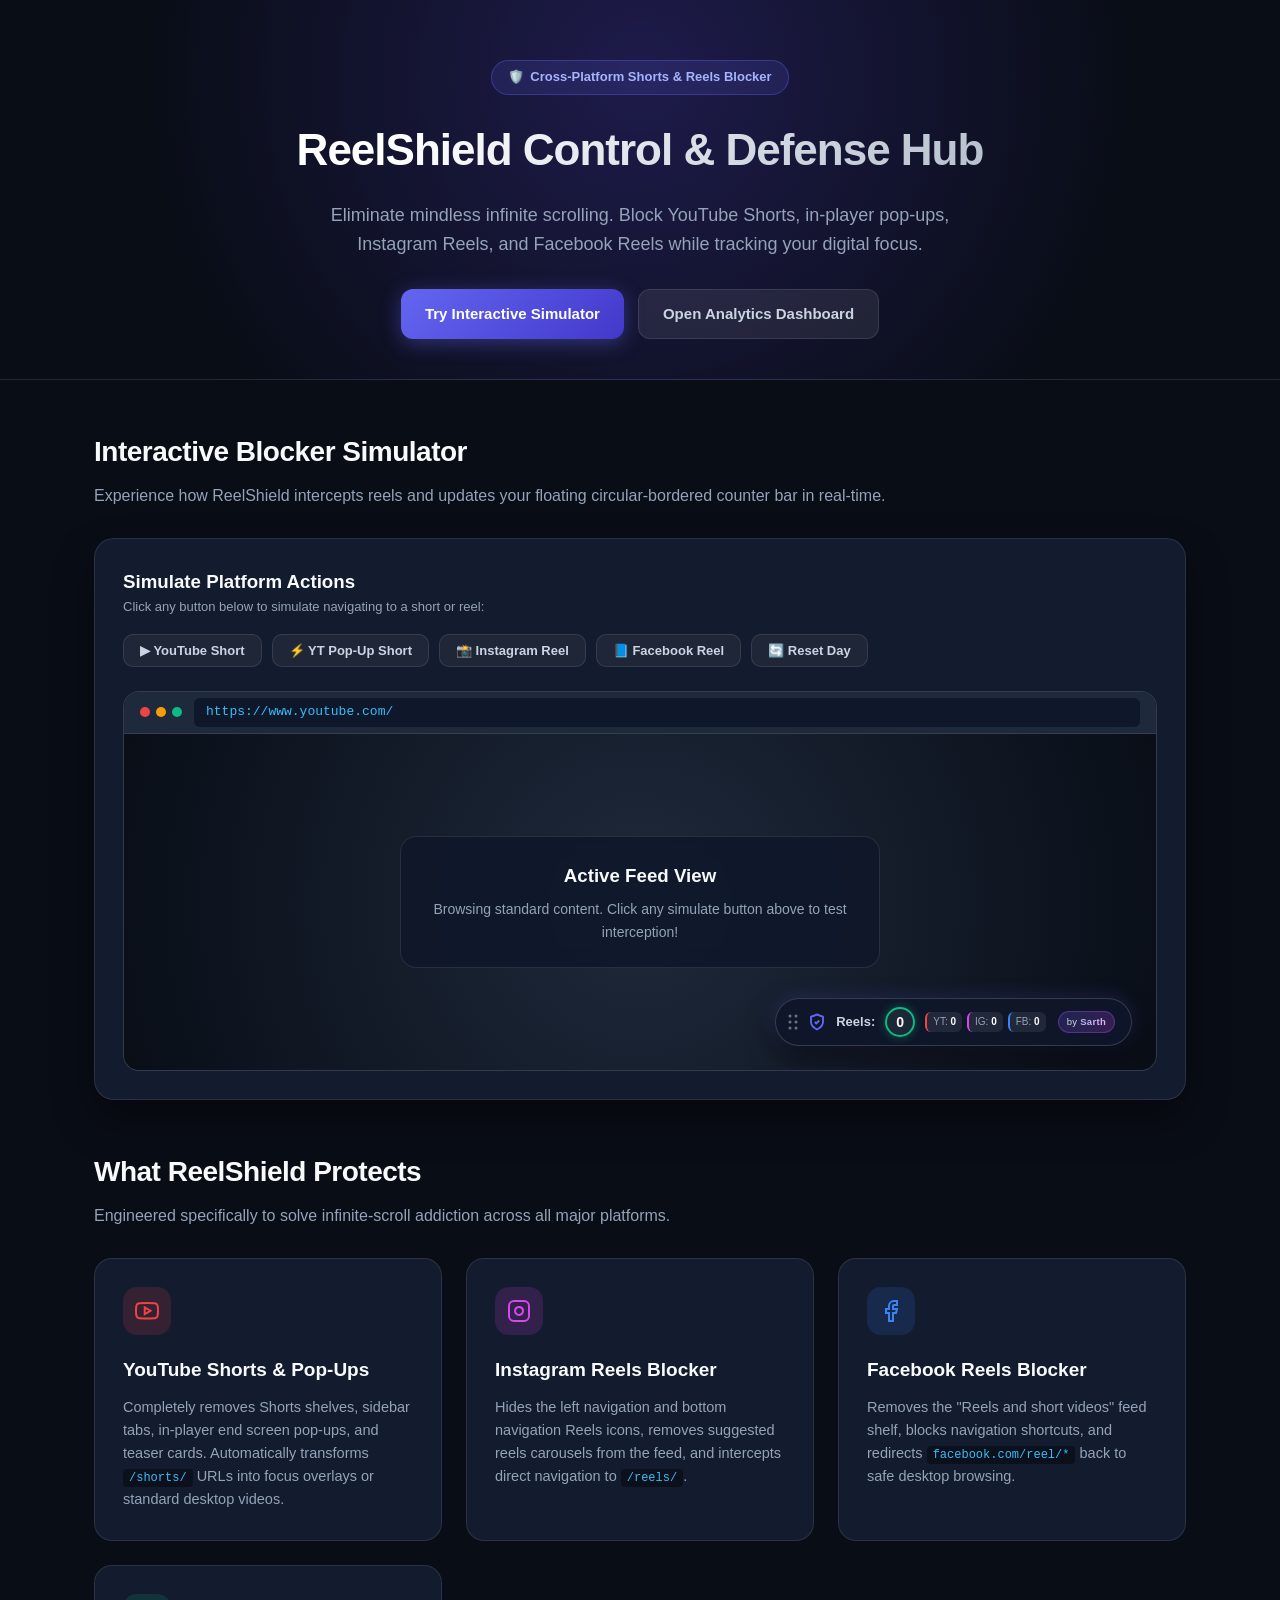
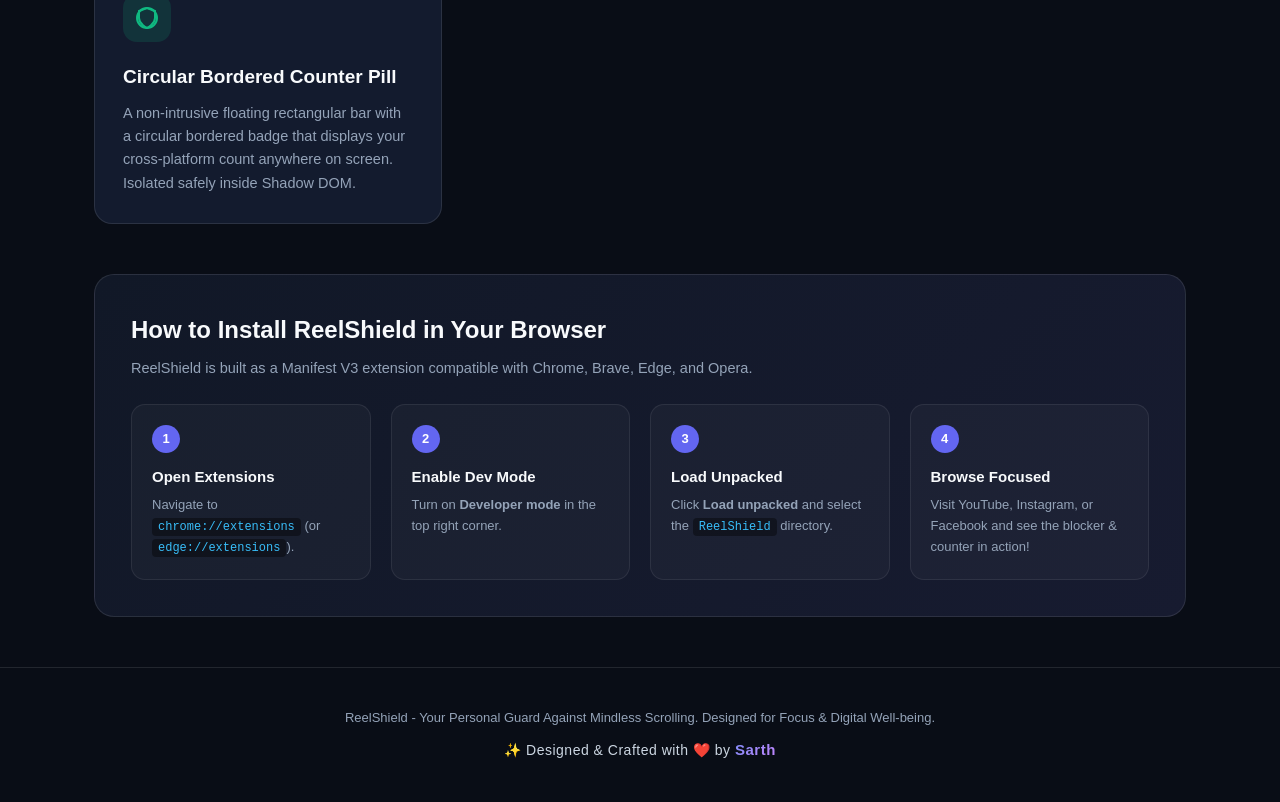
<file: ReelShield-Universal/1-Windows/index.html>
<!DOCTYPE html>
<html lang="en">
<head>
  <meta charset="UTF-8">
  <meta name="viewport" content="width=device-width, initial-scale=1.0">
  <title>ReelShield - Ultimate Reels & Shorts Blocker</title>
  <style>
    :root {
      --bg-dark: #090d16;
      --bg-card: #131b2e;
      --border-color: rgba(255, 255, 255, 0.1);
      --accent-primary: #6366f1;
      --accent-glow: rgba(99, 102, 241, 0.4);
      --text-main: #f8fafc;
      --text-muted: #94a3b8;
      --color-green: #10b981;
      --color-cyan: #38bdf8;
      --color-amber: #f59e0b;
      --color-red: #ef4444;
      --color-ig: #d946ef;
      --color-fb: #3b82f6;
    }

    * {
      box-sizing: border-box;
      margin: 0;
      padding: 0;
    }

    body {
      font-family: -apple-system, BlinkMacSystemFont, "Segoe UI", Roboto, "Helvetica Neue", Arial, sans-serif;
      background: var(--bg-dark);
      color: var(--text-main);
      line-height: 1.6;
      overflow-x: hidden;
    }

    /* Hero Section */
    .hero {
      position: relative;
      padding: 60px 24px 40px;
      text-align: center;
      background: radial-gradient(circle at 50% 20%, #1e1b4b 0%, var(--bg-dark) 70%);
      border-bottom: 1px solid var(--border-color);
    }

    .badge-pill {
      display: inline-flex;
      align-items: center;
      gap: 6px;
      padding: 6px 16px;
      border-radius: 9999px;
      background: rgba(99, 102, 241, 0.15);
      border: 1px solid rgba(99, 102, 241, 0.35);
      font-size: 13px;
      font-weight: 600;
      color: #a5b4fc;
      margin-bottom: 20px;
    }

    .hero h1 {
      font-size: 44px;
      font-weight: 900;
      letter-spacing: -1px;
      margin-bottom: 16px;
      background: linear-gradient(135deg, #ffffff 30%, #94a3b8 100%);
      -webkit-background-clip: text;
      -webkit-text-fill-color: transparent;
    }

    .hero p {
      font-size: 18px;
      color: var(--text-muted);
      max-width: 680px;
      margin: 0 auto 30px;
    }

    .hero-actions {
      display: flex;
      justify-content: center;
      gap: 14px;
      flex-wrap: wrap;
    }

    .btn {
      display: inline-flex;
      align-items: center;
      gap: 8px;
      padding: 12px 24px;
      border-radius: 12px;
      font-size: 15px;
      font-weight: 700;
      cursor: pointer;
      border: none;
      transition: all 0.2s cubic-bezier(0.16, 1, 0.3, 1);
      text-decoration: none;
    }

    .btn-primary {
      background: linear-gradient(135deg, var(--accent-primary) 0%, #4338ca 100%);
      color: white;
      box-shadow: 0 4px 20px var(--accent-glow);
    }
    .btn-primary:hover {
      transform: translateY(-2px);
      box-shadow: 0 8px 30px var(--accent-glow);
    }

    .btn-secondary {
      background: rgba(255, 255, 255, 0.08);
      color: #cbd5e1;
      border: 1px solid var(--border-color);
    }
    .btn-secondary:hover {
      background: rgba(255, 255, 255, 0.14);
      color: white;
    }

    /* Container */
    .container {
      max-width: 1140px;
      margin: 0 auto;
      padding: 50px 24px;
    }

    .section-title {
      font-size: 28px;
      font-weight: 800;
      letter-spacing: -0.5px;
      margin-bottom: 8px;
    }

    .section-sub {
      color: var(--text-muted);
      font-size: 16px;
      margin-bottom: 30px;
    }

    /* Interactive Simulator */
    .simulator-container {
      background: var(--bg-card);
      border: 1px solid var(--border-color);
      border-radius: 20px;
      padding: 28px;
      margin-bottom: 50px;
      box-shadow: 0 20px 40px rgba(0, 0, 0, 0.4);
    }

    .sim-header {
      display: flex;
      justify-content: space-between;
      align-items: center;
      margin-bottom: 24px;
      flex-wrap: wrap;
      gap: 16px;
    }

    .sim-controls {
      display: flex;
      gap: 10px;
      flex-wrap: wrap;
    }

    .sim-btn {
      padding: 8px 16px;
      border-radius: 10px;
      font-size: 13px;
      font-weight: 600;
      cursor: pointer;
      border: 1px solid var(--border-color);
      background: rgba(255, 255, 255, 0.05);
      color: #cbd5e1;
      transition: all 0.2s;
    }
    .sim-btn:hover {
      background: rgba(255, 255, 255, 0.12);
      color: white;
      transform: translateY(-1px);
    }

    .sim-btn.yt:hover { border-color: var(--color-red); color: #fca5a5; }
    .sim-btn.ig:hover { border-color: var(--color-ig); color: #f0abfc; }
    .sim-btn.fb:hover { border-color: var(--color-fb); color: #93c5fd; }

    /* Mock Browser Viewport */
    .mock-viewport {
      position: relative;
      height: 380px;
      background: #0f172a;
      border: 1px solid rgba(255, 255, 255, 0.15);
      border-radius: 16px;
      overflow: hidden;
      display: flex;
      flex-direction: column;
    }

    .mock-address-bar {
      height: 42px;
      background: #1e293b;
      display: flex;
      align-items: center;
      padding: 0 16px;
      gap: 12px;
      border-bottom: 1px solid rgba(255, 255, 255, 0.1);
      font-size: 13px;
      color: var(--text-muted);
    }

    .mock-dots {
      display: flex;
      gap: 6px;
    }
    .mock-dot { width: 10px; height: 10px; border-radius: 50%; }
    .mock-dot.r { background: #ef4444; }
    .mock-dot.y { background: #f59e0b; }
    .mock-dot.g { background: #10b981; }

    .mock-url-box {
      flex: 1;
      background: #0f172a;
      border-radius: 6px;
      padding: 4px 12px;
      font-family: monospace;
      color: #38bdf8;
    }

    .mock-stage {
      flex: 1;
      position: relative;
      padding: 30px;
      display: flex;
      flex-direction: column;
      align-items: center;
      justify-content: center;
      text-align: center;
      background: radial-gradient(circle at center, #1e293b 0%, #090e17 100%);
    }

    .mock-status-card {
      background: rgba(15, 23, 42, 0.85);
      border: 1px solid rgba(255, 255, 255, 0.1);
      border-radius: 16px;
      padding: 24px 32px;
      max-width: 480px;
      backdrop-filter: blur(10px);
    }

    /* THE SIGNATURE FLOATING RECTANGULAR BAR WITH CIRCULAR BORDERED NUMBER */
    .sim-floating-bar {
      position: absolute;
      bottom: 24px;
      right: 24px;
      display: flex;
      align-items: center;
      gap: 10px;
      padding: 8px 16px 8px 12px;
      background: rgba(15, 23, 42, 0.95);
      backdrop-filter: blur(12px);
      border: 1.5px solid rgba(255, 255, 255, 0.16);
      border-radius: 9999px;
      box-shadow: 0 12px 28px rgba(0, 0, 0, 0.6), 0 0 20px rgba(99, 102, 241, 0.25);
      cursor: grab;
      user-select: none;
      transition: all 0.25s ease;
      z-index: 100;
    }

    .sim-floating-bar:hover {
      border-color: rgba(99, 102, 241, 0.6);
      transform: translateY(-2px);
    }

    .sim-bar-drag {
      color: #64748b;
      display: flex;
      align-items: center;
    }

    .sim-bar-brand {
      color: var(--accent-primary);
      display: flex;
      align-items: center;
    }

    .sim-bar-label {
      font-size: 13px;
      font-weight: 700;
      color: #cbd5e1;
    }

    /* Small number with circular border (User specific requirement) */
    .sim-circular-number-badge {
      width: 30px;
      height: 30px;
      min-width: 30px;
      border-radius: 50%;
      border: 2px solid #10b981;
      background: rgba(30, 41, 59, 0.9);
      display: flex;
      align-items: center;
      justify-content: center;
      font-size: 14px;
      font-weight: 800;
      color: #ffffff;
      box-shadow: 0 0 10px rgba(16, 185, 129, 0.4);
      transition: all 0.3s cubic-bezier(0.34, 1.56, 0.64, 1);
    }

    .sim-circular-number-badge.pulse {
      transform: scale(1.28);
    }

    .sim-bar-tags {
      display: flex;
      gap: 5px;
    }

    .sim-tag {
      font-size: 10px;
      padding: 2px 6px;
      border-radius: 6px;
      background: rgba(255, 255, 255, 0.08);
      color: #94a3b8;
    }
    .sim-tag b { color: white; }
    .sim-tag.yt { border-left: 2px solid var(--color-red); }
    .sim-tag.ig { border-left: 2px solid var(--color-ig); }
    .sim-tag.fb { border-left: 2px solid var(--color-fb); }

    /* Attractive Made by Sarth badge inside floating bar */
    .sim-author-pill {
      font-size: 9.5px;
      padding: 2px 8px;
      border-radius: 9999px;
      background: linear-gradient(135deg, rgba(99, 102, 241, 0.2) 0%, rgba(217, 70, 239, 0.2) 100%);
      border: 1px solid rgba(168, 85, 247, 0.35);
      color: #cbd5e1;
      margin-left: 2px;
      letter-spacing: 0.3px;
    }
    .sim-author-pill b {
      background: linear-gradient(135deg, #a5b4fc 0%, #f0abfc 100%);
      -webkit-background-clip: text;
      -webkit-text-fill-color: transparent;
      font-weight: 800;
    }

    /* Features Grid */
    .features-grid {
      display: grid;
      grid-template-columns: repeat(auto-fit, minmax(320px, 1fr));
      gap: 24px;
      margin-bottom: 50px;
    }

    .feature-card {
      background: var(--bg-card);
      border: 1px solid var(--border-color);
      border-radius: 18px;
      padding: 28px;
      transition: all 0.25s;
    }
    .feature-card:hover {
      border-color: rgba(99, 102, 241, 0.4);
      transform: translateY(-3px);
    }

    .feature-icon {
      width: 48px;
      height: 48px;
      border-radius: 14px;
      display: flex;
      align-items: center;
      justify-content: center;
      margin-bottom: 20px;
    }

    .feature-card h3 {
      font-size: 19px;
      font-weight: 700;
      margin-bottom: 10px;
    }

    .feature-card p {
      color: var(--text-muted);
      font-size: 14.5px;
      line-height: 1.6;
    }

    /* Installation Steps */
    .install-box {
      background: linear-gradient(135deg, #111827 0%, #171b30 100%);
      border: 1px solid var(--border-color);
      border-radius: 20px;
      padding: 36px;
    }

    .steps-row {
      display: grid;
      grid-template-columns: repeat(auto-fit, minmax(220px, 1fr));
      gap: 20px;
      margin-top: 24px;
    }

    .step-item {
      background: rgba(255, 255, 255, 0.03);
      border: 1px solid rgba(255, 255, 255, 0.08);
      border-radius: 14px;
      padding: 20px;
    }

    .step-badge {
      width: 28px;
      height: 28px;
      border-radius: 50%;
      background: var(--accent-primary);
      color: white;
      display: flex;
      align-items: center;
      justify-content: center;
      font-size: 13px;
      font-weight: 800;
      margin-bottom: 12px;
    }

    .step-item h4 {
      font-size: 15px;
      font-weight: 700;
      margin-bottom: 6px;
    }

    .step-item p {
      font-size: 13px;
      color: var(--text-muted);
    }

    code {
      background: rgba(0, 0, 0, 0.4);
      color: #38bdf8;
      padding: 2px 6px;
      border-radius: 4px;
      font-size: 12px;
    }

    /* Attractive Bottom Footer */
    footer {
      text-align: center;
      padding: 40px 24px;
      border-top: 1px solid var(--border-color);
      color: var(--text-muted);
      font-size: 13px;
    }

    .footer-credit {
      margin-top: 10px;
      font-size: 14px;
      color: #cbd5e1;
      letter-spacing: 0.5px;
    }

    .footer-credit b {
      background: linear-gradient(135deg, #818cf8 0%, #c084fc 100%);
      -webkit-background-clip: text;
      -webkit-text-fill-color: transparent;
      font-weight: 800;
      font-size: 15px;
    }
  </style>
</head>
<body>

  <!-- Hero -->
  <section class="hero">
    <div class="badge-pill">
      <span>🛡️</span> Cross-Platform Shorts & Reels Blocker
    </div>
    <h1>ReelShield Control & Defense Hub</h1>
    <p>Eliminate mindless infinite scrolling. Block YouTube Shorts, in-player pop-ups, Instagram Reels, and Facebook Reels while tracking your digital focus.</p>
    
    <div class="hero-actions">
      <a href="#simulator" class="btn btn-primary">Try Interactive Simulator</a>
      <a href="dashboard/dashboard.html" class="btn btn-secondary">Open Analytics Dashboard</a>
    </div>
  </section>

  <!-- Main Content -->
  <main class="container">

    <!-- Interactive Simulator Section -->
    <section id="simulator">
      <h2 class="section-title">Interactive Blocker Simulator</h2>
      <p class="section-sub">Experience how ReelShield intercepts reels and updates your floating circular-bordered counter bar in real-time.</p>

      <div class="simulator-container">
        <div class="sim-header">
          <div>
            <h3>Simulate Platform Actions</h3>
            <p style="font-size: 13px; color: var(--text-muted);">Click any button below to simulate navigating to a short or reel:</p>
          </div>
          <div class="sim-controls">
            <button class="sim-btn yt" id="btn-sim-yt">▶ YouTube Short</button>
            <button class="sim-btn yt" id="btn-sim-popup">⚡ YT Pop-Up Short</button>
            <button class="sim-btn ig" id="btn-sim-ig">📸 Instagram Reel</button>
            <button class="sim-btn fb" id="btn-sim-fb">📘 Facebook Reel</button>
            <button class="sim-btn" id="btn-sim-reset">🔄 Reset Day</button>
          </div>
        </div>

        <!-- Mock Viewport -->
        <div class="mock-viewport" id="mock-viewport">
          <div class="mock-address-bar">
            <div class="mock-dots">
              <span class="mock-dot r"></span>
              <span class="mock-dot y"></span>
              <span class="mock-dot g"></span>
            </div>
            <div class="mock-url-box" id="mock-url">https://www.youtube.com/</div>
          </div>

          <div class="mock-stage" id="mock-stage">
            <div class="mock-status-card" id="mock-card">
              <h3 id="mock-title">Active Feed View</h3>
              <p id="mock-desc" style="color: var(--text-muted); font-size: 14px; margin-top: 8px;">
                Browsing standard content. Click any simulate button above to test interception!
              </p>
            </div>

            <!-- Injected Floating Bar Component -->
            <div class="sim-floating-bar" id="sim-bar">
              <div class="sim-bar-drag" title="Draggable">
                <svg width="10" height="16" viewBox="0 0 10 16" fill="currentColor">
                  <circle cx="2" cy="2" r="1.5"/><circle cx="8" cy="2" r="1.5"/>
                  <circle cx="2" cy="8" r="1.5"/><circle cx="8" cy="8" r="1.5"/>
                  <circle cx="2" cy="14" r="1.5"/><circle cx="8" cy="14" r="1.5"/>
                </svg>
              </div>

              <div class="sim-bar-brand">
                <svg width="18" height="18" viewBox="0 0 24 24" fill="none" stroke="currentColor" stroke-width="2.5">
                  <path d="M12 22s8-4 8-10V5l-8-3-8 3v7c0 6 8 10 8 10z"/>
                  <path d="m9 12 2 2 4-4"/>
                </svg>
              </div>

              <span class="sim-bar-label">Reels:</span>

              <!-- Requested Circular Bordered Number -->
              <div class="sim-circular-number-badge" id="sim-circle-badge">0</div>

              <!-- Platform Breakdown Tags -->
              <div class="sim-bar-tags">
                <span class="sim-tag yt">YT: <b id="sim-yt-count">0</b></span>
                <span class="sim-tag ig">IG: <b id="sim-ig-count">0</b></span>
                <span class="sim-tag fb">FB: <b id="sim-fb-count">0</b></span>
              </div>

              <!-- Attractive "Made by Sarth" small badge -->
              <div class="sim-author-pill">
                <span>by <b>Sarth</b></span>
              </div>
            </div>
          </div>
        </div>
      </div>
    </section>

    <!-- Features Overview -->
    <section>
      <h2 class="section-title">What ReelShield Protects</h2>
      <p class="section-sub">Engineered specifically to solve infinite-scroll addiction across all major platforms.</p>

      <div class="features-grid">
        <div class="feature-card">
          <div class="feature-icon" style="background: rgba(239, 68, 68, 0.15); color: var(--color-red);">
            <svg width="24" height="24" viewBox="0 0 24 24" fill="none" stroke="currentColor" stroke-width="2"><path d="M22.54 6.42a2.78 2.78 0 0 0-1.94-2C18.88 4 12 4 12 4s-6.88 0-8.6.46a2.78 2.78 0 0 0-1.94 2A29 29 0 0 0 1 11.75a29 29 0 0 0 .46 5.33A2.78 2.78 0 0 0 3.4 19c1.72.46 8.6.46 8.6.46s6.88 0 8.6-.46a2.78 2.78 0 0 0 1.94-2 29 29 0 0 0 .46-5.25 29 29 0 0 0-.46-5.33z"/><polygon points="9.75 15.02 15.5 11.75 9.75 8.48 9.75 15.02"/></svg>
          </div>
          <h3>YouTube Shorts & Pop-Ups</h3>
          <p>Completely removes Shorts shelves, sidebar tabs, in-player end screen pop-ups, and teaser cards. Automatically transforms <code>/shorts/</code> URLs into focus overlays or standard desktop videos.</p>
        </div>

        <div class="feature-card">
          <div class="feature-icon" style="background: rgba(217, 70, 239, 0.15); color: var(--color-ig);">
            <svg width="24" height="24" viewBox="0 0 24 24" fill="none" stroke="currentColor" stroke-width="2"><rect x="2" y="2" width="20" height="20" rx="5" ry="5"/><path d="M16 11.37A4 4 0 1 1 12.63 8 4 4 0 0 1 16 11.37z"/><line x1="17.5" y1="6.5" x2="17.51" y2="6.5"/></svg>
          </div>
          <h3>Instagram Reels Blocker</h3>
          <p>Hides the left navigation and bottom navigation Reels icons, removes suggested reels carousels from the feed, and intercepts direct navigation to <code>/reels/</code>.</p>
        </div>

        <div class="feature-card">
          <div class="feature-icon" style="background: rgba(59, 130, 246, 0.15); color: var(--color-fb);">
            <svg width="24" height="24" viewBox="0 0 24 24" fill="none" stroke="currentColor" stroke-width="2"><path d="M18 2h-3a5 5 0 0 0-5 5v3H7v4h3v8h4v-8h3l1-4h-4V7a1 1 0 0 1 1-1h3z"/></svg>
          </div>
          <h3>Facebook Reels Blocker</h3>
          <p>Removes the "Reels and short videos" feed shelf, blocks navigation shortcuts, and redirects <code>facebook.com/reel/*</code> back to safe desktop browsing.</p>
        </div>

        <div class="feature-card">
          <div class="feature-icon" style="background: rgba(16, 185, 129, 0.15); color: var(--color-green);">
            <svg width="24" height="24" viewBox="0 0 24 24" fill="none" stroke="currentColor" stroke-width="2"><circle cx="12" cy="12" r="10"/><path d="M12 22s8-4 8-10V5l-8-3-8 3v7c0 6 8 10 8 10z"/></svg>
          </div>
          <h3>Circular Bordered Counter Pill</h3>
          <p>A non-intrusive floating rectangular bar with a circular bordered badge that displays your cross-platform count anywhere on screen. Isolated safely inside Shadow DOM.</p>
        </div>
      </div>
    </section>

    <!-- Installation Box -->
    <section class="install-box">
      <h2 style="font-size: 24px; font-weight: 800; margin-bottom: 8px;">How to Install ReelShield in Your Browser</h2>
      <p style="color: var(--text-muted); font-size: 14.5px;">ReelShield is built as a Manifest V3 extension compatible with Chrome, Brave, Edge, and Opera.</p>

      <div class="steps-row">
        <div class="step-item">
          <div class="step-badge">1</div>
          <h4>Open Extensions</h4>
          <p>Navigate to <code>chrome://extensions</code> (or <code>edge://extensions</code>).</p>
        </div>
        <div class="step-item">
          <div class="step-badge">2</div>
          <h4>Enable Dev Mode</h4>
          <p>Turn on <b>Developer mode</b> in the top right corner.</p>
        </div>
        <div class="step-item">
          <div class="step-badge">3</div>
          <h4>Load Unpacked</h4>
          <p>Click <b>Load unpacked</b> and select the <code>ReelShield</code> directory.</p>
        </div>
        <div class="step-item">
          <div class="step-badge">4</div>
          <h4>Browse Focused</h4>
          <p>Visit YouTube, Instagram, or Facebook and see the blocker & counter in action!</p>
        </div>
      </div>
    </section>

  </main>

  <footer>
    <p>ReelShield - Your Personal Guard Against Mindless Scrolling. Designed for Focus & Digital Well-being.</p>
    <div class="footer-credit">
      ✨ Designed & Crafted with ❤️ by <b>Sarth</b>
    </div>
  </footer>

  <script>
    // Simulator State with localStorage persistence
    let totalSeen = parseInt(localStorage.getItem('__reelshield_sim_total') || '0', 10);
    let ytCount = parseInt(localStorage.getItem('__reelshield_sim_yt') || '0', 10);
    let igCount = parseInt(localStorage.getItem('__reelshield_sim_ig') || '0', 10);
    let fbCount = parseInt(localStorage.getItem('__reelshield_sim_fb') || '0', 10);

    const badge = document.getElementById('sim-circle-badge');
    const ytBadge = document.getElementById('sim-yt-count');
    const igBadge = document.getElementById('sim-ig-count');
    const fbBadge = document.getElementById('sim-fb-count');

    const mockUrl = document.getElementById('mock-url');
    const mockTitle = document.getElementById('mock-title');
    const mockDesc = document.getElementById('mock-desc');

    // Initial render from storage
    renderUI();

    function renderUI() {
      if (badge) badge.textContent = totalSeen;
      if (ytBadge) ytBadge.textContent = ytCount;
      if (igBadge) igBadge.textContent = igCount;
      if (fbBadge) fbBadge.textContent = fbCount;

      if (badge) {
        if (totalSeen === 0) {
          badge.style.borderColor = '#10b981';
          badge.style.boxShadow = '0 0 10px rgba(16, 185, 129, 0.4)';
        } else if (totalSeen < 10) {
          badge.style.borderColor = '#6366f1';
          badge.style.boxShadow = '0 0 12px rgba(99, 102, 241, 0.45)';
        } else if (totalSeen < 25) {
          badge.style.borderColor = '#f59e0b';
          badge.style.boxShadow = '0 0 12px rgba(245, 158, 11, 0.5)';
        } else {
          badge.style.borderColor = '#ef4444';
          badge.style.boxShadow = '0 0 14px rgba(239, 68, 68, 0.65)';
        }
      }
    }

    function saveState() {
      localStorage.setItem('__reelshield_sim_total', totalSeen);
      localStorage.setItem('__reelshield_sim_yt', ytCount);
      localStorage.setItem('__reelshield_sim_ig', igCount);
      localStorage.setItem('__reelshield_sim_fb', fbCount);
      localStorage.setItem('__reelshield_stats__', JSON.stringify({
        todayTotal: totalSeen,
        todayYT: ytCount,
        todayIG: igCount,
        todayFB: fbCount,
        blockedTotal: totalSeen
      }));
    }

    function updateSimUI(platform, url, message) {
      totalSeen++;
      saveState();
      renderUI();

      if (mockUrl) mockUrl.textContent = url;
      if (mockTitle) mockTitle.textContent = `🛡️ ${platform} Blocked!`;
      if (mockDesc) mockDesc.textContent = message;

      if (badge) {
        badge.classList.remove('pulse');
        void badge.offsetWidth;
        badge.classList.add('pulse');
      }
    }

    document.getElementById('btn-sim-yt')?.addEventListener('click', () => {
      ytCount++;
      updateSimUI('YouTube Shorts', 'https://www.youtube.com/shorts/dQw4w9WgXcQ', 'Intercepted /shorts/ URL navigation. Shelves removed and focus blocker active.');
    });

    document.getElementById('btn-sim-popup')?.addEventListener('click', () => {
      ytCount++;
      updateSimUI('YouTube Pop-Up Short', 'https://www.youtube.com/watch?v=regular_video', 'Detected in-player pop-up short & end-screen recommendation card. Blocked cleanly.');
    });

    document.getElementById('btn-sim-ig')?.addEventListener('click', () => {
      igCount++;
      updateSimUI('Instagram Reel', 'https://www.instagram.com/reels/videos/', 'Blocked Instagram Reels feed & navigation tabs. Preserved mindful feed browsing.');
    });

    document.getElementById('btn-sim-fb')?.addEventListener('click', () => {
      fbCount++;
      updateSimUI('Facebook Reel', 'https://www.facebook.com/reel/123456789', 'Intercepted Facebook Reels video tray and shortcut.');
    });

    document.getElementById('btn-sim-reset')?.addEventListener('click', () => {
      totalSeen = 0; ytCount = 0; igCount = 0; fbCount = 0;
      saveState();
      renderUI();
      if (mockUrl) mockUrl.textContent = 'https://www.youtube.com/';
      if (mockTitle) mockTitle.textContent = 'Counter Reset';
      if (mockDesc) mockDesc.textContent = 'Daily counter reset to 0. Ready to protect your focus!';
    });

    // Make floating bar draggable in viewport
    const bar = document.getElementById('sim-bar');
    const stage = document.getElementById('mock-stage');
    let isDragging = false;
    let startX, startY;

    if (bar && stage) {
      bar.addEventListener('mousedown', (e) => {
        isDragging = true;
        startX = e.clientX - bar.getBoundingClientRect().left;
        startY = e.clientY - bar.getBoundingClientRect().top;
        document.addEventListener('mousemove', onDrag);
        document.addEventListener('mouseup', onStopDrag);
        e.preventDefault();
      });

      function onDrag(e) {
        if (!isDragging) return;
        const rect = stage.getBoundingClientRect();
        let left = e.clientX - rect.left - startX;
        let top = e.clientY - rect.top - startY;

        left = Math.max(10, Math.min(rect.width - bar.offsetWidth - 10, left));
        top = Math.max(10, Math.min(rect.height - bar.offsetHeight - 10, top));

        bar.style.left = `${left}px`;
        bar.style.top = `${top}px`;
        bar.style.right = 'auto';
        bar.style.bottom = 'auto';
      }

      function onStopDrag() {
        isDragging = false;
        document.removeEventListener('mousemove', onDrag);
        document.removeEventListener('mouseup', onStopDrag);
      }
    }
  </script>
</body>
</html>
</file>
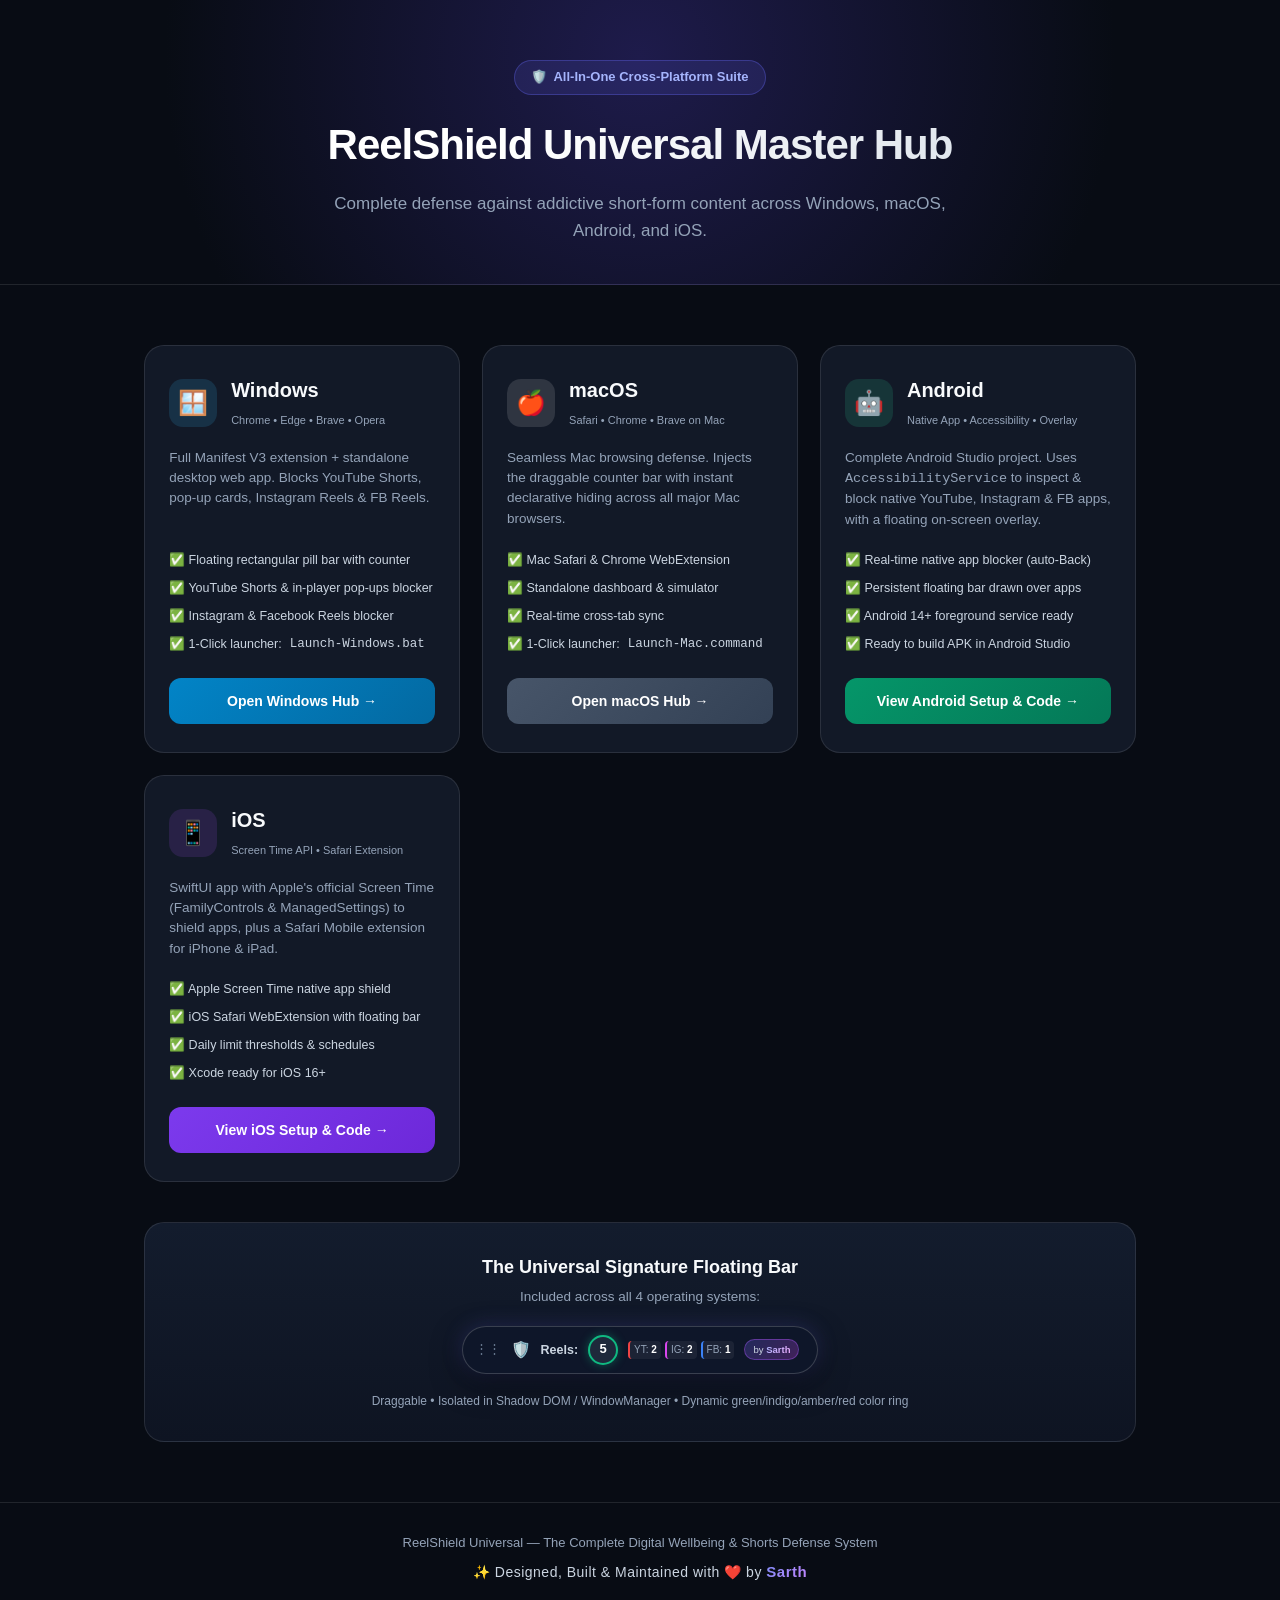
<file: ReelShield-Universal/HUB.html>
<!DOCTYPE html>
<html lang="en">
<head>
  <meta charset="UTF-8">
  <meta name="viewport" content="width=device-width, initial-scale=1.0">
  <title>ReelShield Universal - All OS Hub (by Sarth)</title>
  <style>
    :root {
      --bg-dark: #080c14;
      --bg-card: #121927;
      --border-color: rgba(255, 255, 255, 0.1);
      --accent-primary: #6366f1;
      --accent-secondary: #8b5cf6;
      --text-main: #f8fafc;
      --text-muted: #94a3b8;
      --color-green: #10b981;
      --color-cyan: #38bdf8;
      --color-amber: #f59e0b;
      --color-red: #ef4444;
      --color-purple: #c084fc;
    }

    * { box-sizing: border-box; margin: 0; padding: 0; }

    body {
      font-family: -apple-system, BlinkMacSystemFont, "Segoe UI", Roboto, "Helvetica Neue", Arial, sans-serif;
      background: var(--bg-dark);
      color: var(--text-main);
      line-height: 1.6;
      min-height: 100vh;
      display: flex;
      flex-direction: column;
    }

    /* Hero */
    .hub-hero {
      text-align: center;
      padding: 60px 20px 40px;
      background: radial-gradient(circle at 50% 20%, #1e1b4b 0%, var(--bg-dark) 70%);
      border-bottom: 1px solid var(--border-color);
    }

    .brand-badge {
      display: inline-flex;
      align-items: center;
      gap: 6px;
      padding: 6px 16px;
      border-radius: 9999px;
      background: rgba(99, 102, 241, 0.15);
      border: 1px solid rgba(99, 102, 241, 0.35);
      font-size: 13px;
      font-weight: 600;
      color: #a5b4fc;
      margin-bottom: 16px;
    }

    .hub-hero h1 {
      font-size: 42px;
      font-weight: 900;
      letter-spacing: -1px;
      background: linear-gradient(135deg, #ffffff 40%, #cbd5e1 100%);
      -webkit-background-clip: text;
      -webkit-text-fill-color: transparent;
      margin-bottom: 12px;
    }

    .hub-hero p {
      font-size: 17px;
      color: var(--text-muted);
      max-width: 640px;
      margin: 0 auto;
    }

    /* Container */
    .container {
      max-width: 1180px;
      margin: 0 auto;
      padding: 40px 20px 60px;
      flex: 1;
    }

    /* OS Grid */
    .os-grid {
      display: grid;
      grid-template-columns: repeat(auto-fit, minmax(260px, 1fr));
      gap: 22px;
      margin-top: 20px;
    }

    .os-card {
      background: var(--bg-card);
      border: 1px solid var(--border-color);
      border-radius: 20px;
      padding: 28px 24px;
      display: flex;
      flex-direction: column;
      transition: all 0.25s ease;
      position: relative;
      overflow: hidden;
    }

    .os-card:hover {
      transform: translateY(-4px);
      box-shadow: 0 15px 35px rgba(0, 0, 0, 0.5), 0 0 25px rgba(99, 102, 241, 0.2);
    }

    .os-card.win:hover { border-color: #38bdf8; }
    .os-card.mac:hover { border-color: #cbd5e1; }
    .os-card.and:hover { border-color: #34d399; }
    .os-card.ios:hover { border-color: #a855f7; }

    .os-header {
      display: flex;
      align-items: center;
      gap: 14px;
      margin-bottom: 16px;
    }

    .os-icon {
      width: 48px;
      height: 48px;
      border-radius: 14px;
      display: flex;
      align-items: center;
      justify-content: center;
      font-size: 24px;
      font-weight: 800;
    }

    .win-icon { background: rgba(56, 189, 248, 0.15); color: #38bdf8; }
    .mac-icon { background: rgba(255, 255, 255, 0.12); color: #ffffff; }
    .and-icon { background: rgba(52, 211, 153, 0.15); color: #34d399; }
    .ios-icon { background: rgba(168, 85, 247, 0.15); color: #c084fc; }

    .os-title {
      font-size: 20px;
      font-weight: 800;
    }

    .os-tag {
      font-size: 11px;
      color: var(--text-muted);
    }

    .os-desc {
      font-size: 13.5px;
      color: var(--text-muted);
      margin-bottom: 20px;
      flex: 1;
      line-height: 1.5;
    }

    .os-features {
      list-style: none;
      display: flex;
      flex-direction: column;
      gap: 8px;
      font-size: 12.5px;
      color: #cbd5e1;
      margin-bottom: 24px;
    }

    .os-features li {
      display: flex;
      align-items: center;
      gap: 8px;
    }

    .btn-action {
      display: flex;
      align-items: center;
      justify-content: center;
      gap: 8px;
      padding: 12px 16px;
      border-radius: 12px;
      font-size: 14px;
      font-weight: 700;
      text-decoration: none;
      transition: all 0.2s;
      border: none;
      cursor: pointer;
    }

    .btn-win { background: linear-gradient(135deg, #0284c7 0%, #0369a1 100%); color: white; }
    .btn-mac { background: linear-gradient(135deg, #475569 0%, #334155 100%); color: white; }
    .btn-and { background: linear-gradient(135deg, #059669 0%, #047857 100%); color: white; }
    .btn-ios { background: linear-gradient(135deg, #7c3aed 0%, #6d28d9 100%); color: white; }

    .btn-action:hover {
      filter: brightness(1.15);
      transform: translateY(-2px);
    }

    /* Floating Pill Preview Box */
    .pill-preview-box {
      margin-top: 40px;
      background: linear-gradient(180deg, #131c2d 0%, #0e1422 100%);
      border: 1px solid var(--border-color);
      border-radius: 20px;
      padding: 30px;
      text-align: center;
    }

    .pill-bar-mock {
      display: inline-flex;
      align-items: center;
      gap: 10px;
      padding: 8px 18px 8px 12px;
      background: rgba(15, 23, 42, 0.95);
      border: 1.5px solid rgba(255, 255, 255, 0.18);
      border-radius: 9999px;
      box-shadow: 0 10px 30px rgba(0, 0, 0, 0.5), 0 0 20px rgba(99, 102, 241, 0.25);
      margin: 18px 0;
    }

    .mock-badge {
      width: 30px;
      height: 30px;
      border-radius: 50%;
      border: 2px solid #10b981;
      background: #1e293b;
      display: flex;
      align-items: center;
      justify-content: center;
      font-weight: 800;
      color: white;
      font-size: 13px;
      box-shadow: 0 0 10px rgba(16, 185, 129, 0.4);
    }

    .author-pill {
      font-size: 9.5px;
      padding: 2px 8px;
      border-radius: 9999px;
      background: linear-gradient(135deg, rgba(99, 102, 241, 0.25) 0%, rgba(217, 70, 239, 0.25) 100%);
      border: 1px solid rgba(168, 85, 247, 0.4);
      color: #cbd5e1;
    }
    .author-pill b {
      background: linear-gradient(135deg, #a5b4fc 0%, #f0abfc 100%);
      -webkit-background-clip: text;
      -webkit-text-fill-color: transparent;
      font-weight: 800;
    }

    /* Footer */
    footer {
      text-align: center;
      padding: 30px 20px;
      border-top: 1px solid var(--border-color);
      color: var(--text-muted);
      font-size: 13px;
    }

    .footer-sarth {
      font-size: 14px;
      color: #cbd5e1;
      margin-top: 6px;
      letter-spacing: 0.5px;
    }

    .footer-sarth b {
      background: linear-gradient(135deg, #818cf8 0%, #c084fc 100%);
      -webkit-background-clip: text;
      -webkit-text-fill-color: transparent;
      font-weight: 800;
      font-size: 15px;
    }
  </style>
</head>
<body>

  <!-- Hero -->
  <header class="hub-hero">
    <div class="brand-badge">
      <span>🛡️</span> All-In-One Cross-Platform Suite
    </div>
    <h1>ReelShield Universal Master Hub</h1>
    <p>Complete defense against addictive short-form content across Windows, macOS, Android, and iOS.</p>
  </header>

  <!-- Container -->
  <main class="container">

    <!-- 4 OS Sections -->
    <div class="os-grid">

      <!-- Windows Section -->
      <div class="os-card win">
        <div class="os-header">
          <div class="os-icon win-icon">🪟</div>
          <div>
            <h2 class="os-title">Windows</h2>
            <span class="os-tag">Chrome • Edge • Brave • Opera</span>
          </div>
        </div>
        <p class="os-desc">Full Manifest V3 extension + standalone desktop web app. Blocks YouTube Shorts, pop-up cards, Instagram Reels & FB Reels.</p>
        <ul class="os-features">
          <li>✅ Floating rectangular pill bar with counter</li>
          <li>✅ YouTube Shorts & in-player pop-ups blocker</li>
          <li>✅ Instagram & Facebook Reels blocker</li>
          <li>✅ 1-Click launcher: <code>Launch-Windows.bat</code></li>
        </ul>
        <a href="1-Windows/index.html" class="btn-action btn-win">
          Open Windows Hub →
        </a>
      </div>

      <!-- macOS Section -->
      <div class="os-card mac">
        <div class="os-header">
          <div class="os-icon mac-icon">🍎</div>
          <div>
            <h2 class="os-title">macOS</h2>
            <span class="os-tag">Safari • Chrome • Brave on Mac</span>
          </div>
        </div>
        <p class="os-desc">Seamless Mac browsing defense. Injects the draggable counter bar with instant declarative hiding across all major Mac browsers.</p>
        <ul class="os-features">
          <li>✅ Mac Safari & Chrome WebExtension</li>
          <li>✅ Standalone dashboard & simulator</li>
          <li>✅ Real-time cross-tab sync</li>
          <li>✅ 1-Click launcher: <code>Launch-Mac.command</code></li>
        </ul>
        <a href="2-macOS/index.html" class="btn-action btn-mac">
          Open macOS Hub →
        </a>
      </div>

      <!-- Android Section -->
      <div class="os-card and">
        <div class="os-header">
          <div class="os-icon and-icon">🤖</div>
          <div>
            <h2 class="os-title">Android</h2>
            <span class="os-tag">Native App • Accessibility • Overlay</span>
          </div>
        </div>
        <p class="os-desc">Complete Android Studio project. Uses <code>AccessibilityService</code> to inspect & block native YouTube, Instagram & FB apps, with a floating on-screen overlay.</p>
        <ul class="os-features">
          <li>✅ Real-time native app blocker (auto-Back)</li>
          <li>✅ Persistent floating bar drawn over apps</li>
          <li>✅ Android 14+ foreground service ready</li>
          <li>✅ Ready to build APK in Android Studio</li>
        </ul>
        <a href="3-Android/README.md" class="btn-action btn-and">
          View Android Setup & Code →
        </a>
      </div>

      <!-- iOS Section -->
      <div class="os-card ios">
        <div class="os-header">
          <div class="os-icon ios-icon">📱</div>
          <div>
            <h2 class="os-title">iOS</h2>
            <span class="os-tag">Screen Time API • Safari Extension</span>
          </div>
        </div>
        <p class="os-desc">SwiftUI app with Apple's official Screen Time (FamilyControls & ManagedSettings) to shield apps, plus a Safari Mobile extension for iPhone & iPad.</p>
        <ul class="os-features">
          <li>✅ Apple Screen Time native app shield</li>
          <li>✅ iOS Safari WebExtension with floating bar</li>
          <li>✅ Daily limit thresholds & schedules</li>
          <li>✅ Xcode ready for iOS 16+</li>
        </ul>
        <a href="4-iOS/README.md" class="btn-action btn-ios">
          View iOS Setup & Code →
        </a>
      </div>

    </div>

    <!-- Live Floating Bar Showcase -->
    <div class="pill-preview-box">
      <h3 style="font-size: 18px; font-weight: 800;">The Universal Signature Floating Bar</h3>
      <p style="font-size: 13.5px; color: var(--text-muted); margin-top: 4px;">
        Included across all 4 operating systems:
      </p>

      <div class="pill-bar-mock">
        <span style="color: #64748b; font-size: 13px;">⋮⋮</span>
        <span style="color: #6366f1;">🛡️</span>
        <span style="font-size: 12.5px; font-weight: 700; color: #cbd5e1;">Reels:</span>
        <div class="mock-badge">5</div>
        <div style="display: flex; gap: 4px; font-size: 10px; color: #94a3b8;">
          <span style="border-left: 2px solid #ef4444; padding: 1px 4px; background: rgba(255,255,255,0.06); border-radius: 4px;">YT: <b style="color:white;">2</b></span>
          <span style="border-left: 2px solid #d946ef; padding: 1px 4px; background: rgba(255,255,255,0.06); border-radius: 4px;">IG: <b style="color:white;">2</b></span>
          <span style="border-left: 2px solid #3b82f6; padding: 1px 4px; background: rgba(255,255,255,0.06); border-radius: 4px;">FB: <b style="color:white;">1</b></span>
        </div>
        <div class="author-pill">
          <span>by <b>Sarth</b></span>
        </div>
      </div>

      <p style="font-size: 12px; color: var(--text-muted);">
        Draggable • Isolated in Shadow DOM / WindowManager • Dynamic green/indigo/amber/red color ring
      </p>
    </div>

  </main>

  <!-- Footer -->
  <footer>
    <p>ReelShield Universal — The Complete Digital Wellbeing & Shorts Defense System</p>
    <div class="footer-sarth">
      ✨ Designed, Built & Maintained with ❤️ by <b>Sarth</b>
    </div>
  </footer>

</body>
</html>
</file>
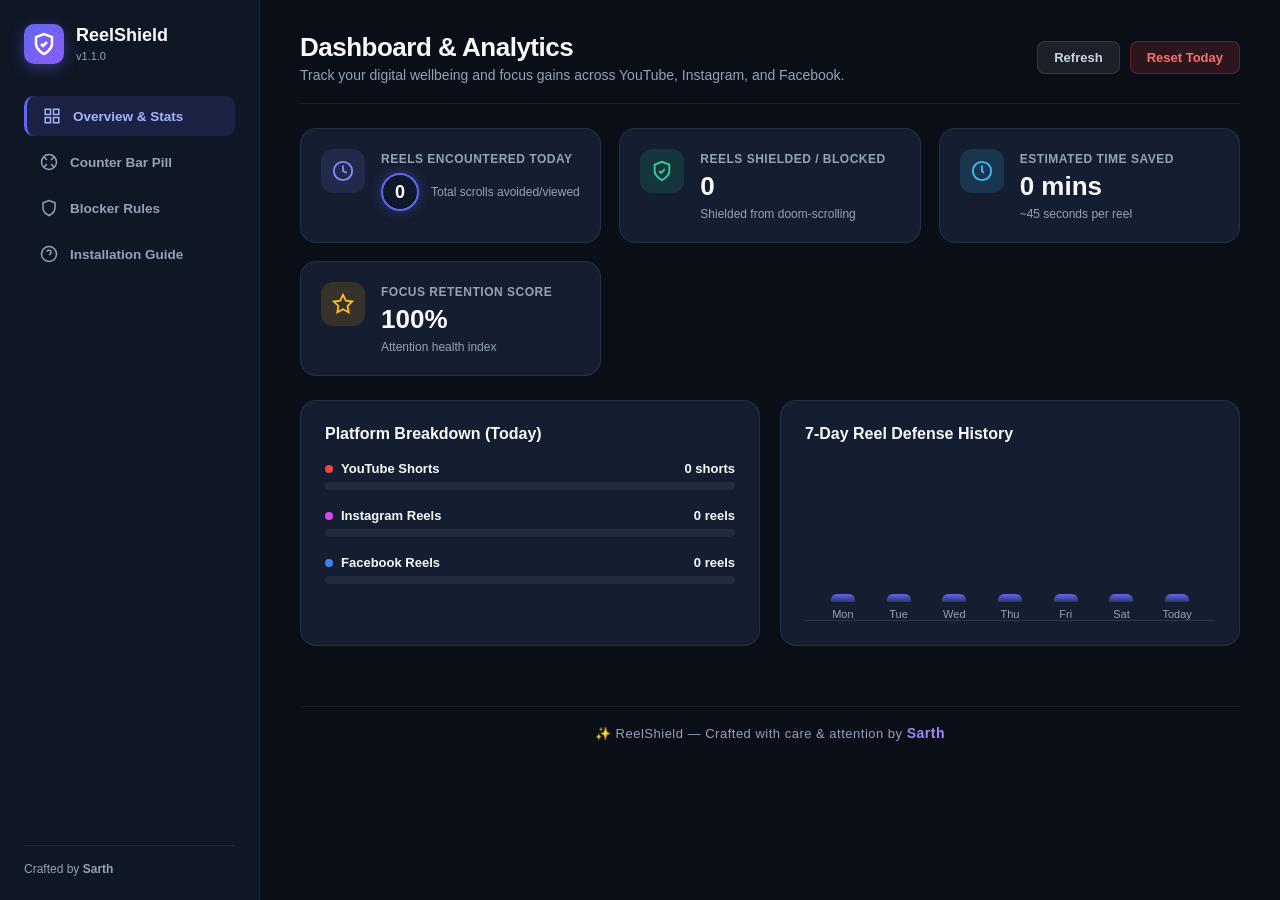
<file: ReelShield-Universal/1-Windows/dashboard/dashboard.html>
<!DOCTYPE html>
<html lang="en">
<head>
  <meta charset="UTF-8">
  <meta name="viewport" content="width=device-width, initial-scale=1.0">
  <title>ReelShield - Analytics & Settings Dashboard</title>
  <link rel="stylesheet" href="dashboard.css">
  <style>
    .dash-sarth-credit {
      text-align: center;
      margin-top: 36px;
      padding: 18px;
      border-top: 1px solid var(--border-color);
      font-size: 13px;
      color: #94a3b8;
      letter-spacing: 0.5px;
    }
    .dash-sarth-credit b {
      background: linear-gradient(135deg, #818cf8 0%, #c084fc 100%);
      -webkit-background-clip: text;
      -webkit-text-fill-color: transparent;
      font-weight: 800;
      font-size: 14px;
    }
  </style>
</head>
<body>
  <div class="dash-layout">
    <!-- Sidebar -->
    <aside class="dash-sidebar">
      <div class="dash-brand">
        <div class="dash-logo">
          <svg width="24" height="24" viewBox="0 0 24 24" fill="none" stroke="currentColor" stroke-width="2.5">
            <path d="M12 22s8-4 8-10V5l-8-3-8 3v7c0 6 8 10 8 10z"/>
            <path d="m9 12 2 2 4-4"/>
          </svg>
        </div>
        <div>
          <h2 class="dash-title">ReelShield</h2>
          <span class="dash-version">v1.1.0</span>
        </div>
      </div>

      <nav class="dash-nav">
        <button class="nav-btn active" data-tab="overview">
          <svg width="18" height="18" viewBox="0 0 24 24" fill="none" stroke="currentColor" stroke-width="2"><rect x="3" y="3" width="7" height="7"/><rect x="14" y="3" width="7" height="7"/><rect x="14" y="14" width="7" height="7"/><rect x="3" y="14" width="7" height="7"/></svg>
          Overview & Stats
        </button>
        <button class="nav-btn" data-tab="customization">
          <svg width="18" height="18" viewBox="0 0 24 24" fill="none" stroke="currentColor" stroke-width="2"><circle cx="12" cy="12" r="10"/><path d="m4.93 4.93 4.24 4.24"/><path d="m14.83 9.17 4.24-4.24"/><path d="m14.83 14.83 4.24 4.24"/><path d="m9.17 14.83-4.24 4.24"/></svg>
          Counter Bar Pill
        </button>
        <button class="nav-btn" data-tab="rules">
          <svg width="18" height="18" viewBox="0 0 24 24" fill="none" stroke="currentColor" stroke-width="2"><path d="M12 22s8-4 8-10V5l-8-3-8 3v7c0 6 8 10 8 10z"/></svg>
          Blocker Rules
        </button>
        <button class="nav-btn" data-tab="guide">
          <svg width="18" height="18" viewBox="0 0 24 24" fill="none" stroke="currentColor" stroke-width="2"><circle cx="12" cy="12" r="10"/><path d="M9.09 9a3 3 0 0 1 5.83 1c0 2-3 3-3 3"/><line x1="12" y1="17" x2="12.01" y2="17"/></svg>
          Installation Guide
        </button>
      </nav>

      <div class="dash-sidebar-footer">
        <p>Crafted by <b>Sarth</b></p>
      </div>
    </aside>

    <!-- Main Content -->
    <main class="dash-main">
      <!-- Overview Tab -->
      <section id="tab-overview" class="dash-tab-content active">
        <header class="page-header">
          <div>
            <h1>Dashboard & Analytics</h1>
            <p>Track your digital wellbeing and focus gains across YouTube, Instagram, and Facebook.</p>
          </div>
          <div class="header-actions">
            <button class="btn btn-secondary" id="btn-refresh-dash">Refresh</button>
            <button class="btn btn-danger" id="btn-dash-reset">Reset Today</button>
          </div>
        </header>

        <!-- KPI Cards -->
        <div class="kpi-grid">
          <div class="kpi-card">
            <div class="kpi-icon icon-purple">
              <svg width="22" height="22" viewBox="0 0 24 24" fill="none" stroke="currentColor" stroke-width="2"><circle cx="12" cy="12" r="10"/><path d="M12 6v6l4 2"/></svg>
            </div>
            <div>
              <span class="kpi-label">Reels Encountered Today</span>
              <div class="kpi-value-row">
                <!-- Circular bordered badge user requested -->
                <div class="kpi-circle-badge" id="kpi-total-badge">0</div>
                <span class="kpi-sub">Total scrolls avoided/viewed</span>
              </div>
            </div>
          </div>

          <div class="kpi-card">
            <div class="kpi-icon icon-green">
              <svg width="22" height="22" viewBox="0 0 24 24" fill="none" stroke="currentColor" stroke-width="2"><path d="M12 22s8-4 8-10V5l-8-3-8 3v7c0 6 8 10 8 10z"/><path d="m9 12 2 2 4-4"/></svg>
            </div>
            <div>
              <span class="kpi-label">Reels Shielded / Blocked</span>
              <div class="kpi-value" id="kpi-blocked">0</div>
              <span class="kpi-sub text-green">Shielded from doom-scrolling</span>
            </div>
          </div>

          <div class="kpi-card">
            <div class="kpi-icon icon-cyan">
              <svg width="22" height="22" viewBox="0 0 24 24" fill="none" stroke="currentColor" stroke-width="2"><circle cx="12" cy="12" r="10"/><polyline points="12 6 12 12 14 14"/></svg>
            </div>
            <div>
              <span class="kpi-label">Estimated Time Saved</span>
              <div class="kpi-value text-cyan" id="kpi-time-saved">0 mins</div>
              <span class="kpi-sub">~45 seconds per reel</span>
            </div>
          </div>

          <div class="kpi-card">
            <div class="kpi-icon icon-amber">
              <svg width="22" height="22" viewBox="0 0 24 24" fill="none" stroke="currentColor" stroke-width="2"><polygon points="12 2 15.09 8.26 22 9.27 17 14.14 18.18 21.02 12 17.77 5.82 21.02 7 14.14 2 9.27 8.91 8.26 12 2"/></svg>
            </div>
            <div>
              <span class="kpi-label">Focus Retention Score</span>
              <div class="kpi-value text-amber" id="kpi-score">100%</div>
              <span class="kpi-sub">Attention health index</span>
            </div>
          </div>
        </div>

        <!-- Platform Breakdown & History Section -->
        <div class="charts-grid">
          <!-- Platform Breakdown Card -->
          <div class="dash-card">
            <div class="card-header">
              <h3>Platform Breakdown (Today)</h3>
            </div>
            <div class="platform-bar-list">
              <div class="plat-bar-item">
                <div class="plat-meta">
                  <span class="plat-name"><span class="dot red"></span> YouTube Shorts</span>
                  <span class="plat-num" id="plat-yt-num">0</span>
                </div>
                <div class="progress-track">
                  <div class="progress-fill fill-yt" id="prog-yt" style="width: 0%"></div>
                </div>
              </div>

              <div class="plat-bar-item">
                <div class="plat-meta">
                  <span class="plat-name"><span class="dot purple"></span> Instagram Reels</span>
                  <span class="plat-num" id="plat-ig-num">0</span>
                </div>
                <div class="progress-track">
                  <div class="progress-fill fill-ig" id="prog-ig" style="width: 0%"></div>
                </div>
              </div>

              <div class="plat-bar-item">
                <div class="plat-meta">
                  <span class="plat-name"><span class="dot blue"></span> Facebook Reels</span>
                  <span class="plat-num" id="plat-fb-num">0</span>
                </div>
                <div class="progress-track">
                  <div class="progress-fill fill-fb" id="prog-fb" style="width: 0%"></div>
                </div>
              </div>
            </div>
          </div>

          <!-- Weekly History Card -->
          <div class="dash-card">
            <div class="card-header">
              <h3>7-Day Reel Defense History</h3>
            </div>
            <div class="history-chart" id="history-chart-container">
            </div>
          </div>
        </div>

        <!-- User Requested Attribution in attractive small font -->
        <div class="dash-sarth-credit">
          ✨ ReelShield — Crafted with care & attention by <b>Sarth</b>
        </div>
      </section>

      <!-- Customization Tab -->
      <section id="tab-customization" class="dash-tab-content">
        <header class="page-header">
          <div>
            <h1>In-Page Floating Counter Bar</h1>
            <p>Customize the small number with circular border rectangular bar displayed on YouTube, Instagram, and Facebook.</p>
          </div>
        </header>

        <div class="dash-card">
          <div class="card-header">
            <h3>Live Preview of Counter Bar</h3>
          </div>
          <div class="preview-stage">
            <div class="preview-pill-bar" id="demo-pill-bar">
              <div class="preview-drag">⋮⋮</div>
              <div class="preview-shield">🛡️</div>
              <div class="preview-content">
                <span class="preview-lbl">Reels Seen:</span>
                <div class="preview-circle-badge" id="demo-circle-badge">0</div>
              </div>
              <div class="preview-tags">
                <span class="preview-tag yt">YT: <b id="demo-yt">0</b></span>
                <span class="preview-tag ig">IG: <b id="demo-ig">0</b></span>
                <span class="preview-tag fb">FB: <b id="demo-fb">0</b></span>
              </div>
            </div>
          </div>

          <div class="custom-controls">
            <div class="control-row">
              <label>Simulate New Reel Encounter:</label>
              <div class="btn-group">
                <button class="btn btn-secondary" id="sim-yt">+ YouTube Short</button>
                <button class="btn btn-secondary" id="sim-ig">+ Instagram Reel</button>
                <button class="btn btn-secondary" id="sim-fb">+ Facebook Reel</button>
              </div>
            </div>
          </div>
        </div>
      </section>

      <!-- Rules Tab -->
      <section id="tab-rules" class="dash-tab-content">
        <header class="page-header">
          <div>
            <h1>Blocking Rules & Strict Mode</h1>
            <p>Configure which platforms and elements are blocked.</p>
          </div>
        </header>

        <div class="rules-grid">
          <div class="dash-card">
            <h3>YouTube Rules</h3>
            <ul class="rules-list">
              <li>✅ Hide Shorts shelves on Home, Subscriptions, and Search</li>
              <li>✅ Hide Shorts button in sidebar navigation</li>
              <li>✅ Intercept <code>/shorts/&lt;id&gt;</code> URLs</li>
              <li>✅ Block YouTube in-player pop-up shorts and teaser cards</li>
            </ul>
          </div>

          <div class="dash-card">
            <h3>Instagram Rules</h3>
            <ul class="rules-list">
              <li>✅ Hide Reels button in left sidebar and bottom navigation</li>
              <li>✅ Intercept <code>/reels/</code> and <code>/reel/*</code> URLs</li>
              <li>✅ Remove Suggested Reels trays in feed</li>
              <li>✅ Prevent explore feed video autoplay</li>
            </ul>
          </div>

          <div class="dash-card">
            <h3>Facebook Rules</h3>
            <ul class="rules-list">
              <li>✅ Hide Reels and Short Videos carousels in home feed</li>
              <li>✅ Intercept <code>/reel/*</code> and <code>/watch/reels/</code> URLs</li>
              <li>✅ Hide Reels shortcut in left sidebar</li>
            </ul>
          </div>
        </div>
      </section>

      <!-- Installation Guide Tab -->
      <section id="tab-guide" class="dash-tab-content">
        <header class="page-header">
          <div>
            <h1>How to Install in Your Browser</h1>
            <p>Load ReelShield into Chrome, Brave, Edge, or Opera in under 30 seconds.</p>
          </div>
        </header>

        <div class="guide-steps">
          <div class="step-card">
            <div class="step-num">1</div>
            <h3>Open Extensions Manager</h3>
            <p>In Chrome or Brave, type <code>chrome://extensions</code> in your URL bar. In Edge, type <code>edge://extensions</code>.</p>
          </div>

          <div class="step-card">
            <div class="step-num">2</div>
            <h3>Enable Developer Mode</h3>
            <p>Toggle the <b>Developer Mode</b> switch in the top-right corner of the Extensions page.</p>
          </div>

          <div class="step-card">
            <div class="step-num">3</div>
            <h3>Click "Load Unpacked"</h3>
            <p>Click the <b>Load unpacked</b> button in the top-left and select this <code>ReelShield</code> folder.</p>
          </div>

          <div class="step-card">
            <div class="step-num">4</div>
            <h3>Enjoy Distraction-Free Browsing!</h3>
            <p>Visit YouTube, Instagram, or Facebook. Watch your reels counter bar track and protect your time.</p>
          </div>
        </div>
      </section>
    </main>
  </div>

  <script src="dashboard.js"></script>
</body>
</html>
</file>
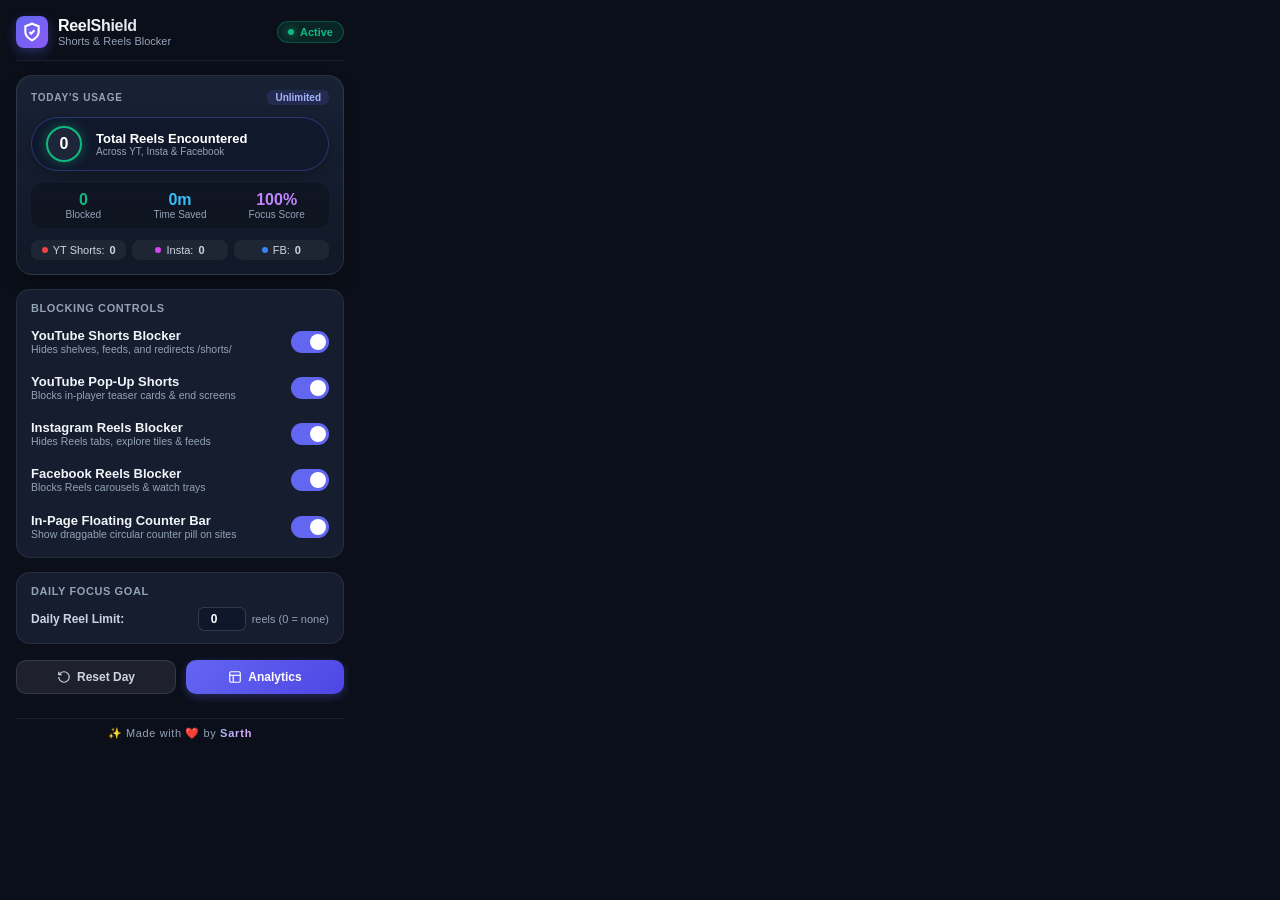
<file: ReelShield-Universal/1-Windows/popup/popup.html>
<!DOCTYPE html>
<html lang="en">
<head>
  <meta charset="UTF-8">
  <meta name="viewport" content="width=device-width, initial-scale=1.0">
  <title>ReelShield Control Hub</title>
  <link rel="stylesheet" href="popup.css">
  <style>
    /* Attractive Made by Sarth footer style */
    .sarth-credit {
      text-align: center;
      margin-top: 10px;
      padding-top: 8px;
      border-top: 1px solid var(--border-color);
      font-size: 11px;
      letter-spacing: 0.6px;
      color: #94a3b8;
    }
    .sarth-credit b {
      background: linear-gradient(135deg, #a5b4fc 0%, #f0abfc 100%);
      -webkit-background-clip: text;
      -webkit-text-fill-color: transparent;
      font-weight: 800;
      letter-spacing: 0.8px;
    }
  </style>
</head>
<body>
  <div class="popup-container">
    <!-- Header -->
    <header class="popup-header">
      <div class="brand">
        <div class="brand-icon">
          <svg width="20" height="20" viewBox="0 0 24 24" fill="none" stroke="currentColor" stroke-width="2.5">
            <path d="M12 22s8-4 8-10V5l-8-3-8 3v7c0 6 8 10 8 10z"/>
            <path d="m9 12 2 2 4-4"/>
          </svg>
        </div>
        <div>
          <h1 class="brand-title">ReelShield</h1>
          <p class="brand-sub">Shorts & Reels Blocker</p>
        </div>
      </div>
      <div class="status-indicator">
        <span class="status-dot"></span>
        <span class="status-text">Active</span>
      </div>
    </header>

    <!-- Today's Impact Card with Circular Bordered Number & Rectangular Bar -->
    <div class="impact-card">
      <div class="impact-header">
        <span class="impact-title">TODAY'S USAGE</span>
        <span class="impact-badge" id="limit-status-badge">Within Limit</span>
      </div>

      <!-- The requested small number with circular border rectangular bar -->
      <div class="counter-rectangular-bar">
        <div class="counter-circle-border" id="popup-circle-counter">
          <span id="popup-total-seen">0</span>
        </div>
        <div class="counter-bar-text">
          <span class="counter-bar-label">Total Reels Encountered</span>
          <span class="counter-bar-sub">Across YT, Insta & Facebook</span>
        </div>
      </div>

      <!-- Quick Stats Row -->
      <div class="metrics-grid">
        <div class="metric-item">
          <span class="metric-val text-green" id="popup-blocked-count">0</span>
          <span class="metric-lbl">Blocked</span>
        </div>
        <div class="metric-item">
          <span class="metric-val text-cyan" id="popup-time-saved">0m</span>
          <span class="metric-lbl">Time Saved</span>
        </div>
        <div class="metric-item">
          <span class="metric-val text-purple" id="popup-focus-score">100%</span>
          <span class="metric-lbl">Focus Score</span>
        </div>
      </div>

      <!-- Platform Breakdown Row -->
      <div class="platform-counts">
        <div class="platform-chip yt">
          <span class="platform-dot red"></span>
          <span>YT Shorts:</span>
          <b id="popup-yt-count">0</b>
        </div>
        <div class="platform-chip ig">
          <span class="platform-dot purple"></span>
          <span>Insta:</span>
          <b id="popup-ig-count">0</b>
        </div>
        <div class="platform-chip fb">
          <span class="platform-dot blue"></span>
          <span>FB:</span>
          <b id="popup-fb-count">0</b>
        </div>
      </div>
    </div>

    <!-- Platform Blockers Toggles -->
    <div class="section-card">
      <h2 class="section-title">Blocking Controls</h2>
      
      <div class="toggle-row">
        <div class="toggle-info">
          <span class="toggle-name">YouTube Shorts Blocker</span>
          <span class="toggle-desc">Hides shelves, feeds, and redirects /shorts/</span>
        </div>
        <label class="switch">
          <input type="checkbox" id="toggle-yt" checked>
          <span class="slider"></span>
        </label>
      </div>

      <div class="toggle-row">
        <div class="toggle-info">
          <span class="toggle-name">YouTube Pop-Up Shorts</span>
          <span class="toggle-desc">Blocks in-player teaser cards & end screens</span>
        </div>
        <label class="switch">
          <input type="checkbox" id="toggle-yt-popups" checked>
          <span class="slider"></span>
        </label>
      </div>

      <div class="toggle-row">
        <div class="toggle-info">
          <span class="toggle-name">Instagram Reels Blocker</span>
          <span class="toggle-desc">Hides Reels tabs, explore tiles & feeds</span>
        </div>
        <label class="switch">
          <input type="checkbox" id="toggle-ig" checked>
          <span class="slider"></span>
        </label>
      </div>

      <div class="toggle-row">
        <div class="toggle-info">
          <span class="toggle-name">Facebook Reels Blocker</span>
          <span class="toggle-desc">Blocks Reels carousels & watch trays</span>
        </div>
        <label class="switch">
          <input type="checkbox" id="toggle-fb" checked>
          <span class="slider"></span>
        </label>
      </div>

      <div class="toggle-row">
        <div class="toggle-info">
          <span class="toggle-name">In-Page Floating Counter Bar</span>
          <span class="toggle-desc">Show draggable circular counter pill on sites</span>
        </div>
        <label class="switch">
          <input type="checkbox" id="toggle-floating-bar" checked>
          <span class="slider"></span>
        </label>
      </div>
    </div>

    <!-- Daily Focus Goal -->
    <div class="section-card">
      <h2 class="section-title">Daily Focus Goal</h2>
      <div class="limit-input-row">
        <label for="input-daily-limit" class="limit-label">Daily Reel Limit:</label>
        <div class="limit-input-wrapper">
          <input type="number" id="input-daily-limit" min="0" max="100" value="0">
          <span class="limit-unit">reels (0 = none)</span>
        </div>
      </div>
    </div>

    <!-- Actions Footer -->
    <footer class="popup-footer">
      <button class="btn btn-secondary" id="btn-reset-stats" title="Reset Today's Counter">
        <svg width="14" height="14" viewBox="0 0 24 24" fill="none" stroke="currentColor" stroke-width="2">
          <path d="M3 12a9 9 0 1 0 9-9 9.75 9.75 0 0 0-6.74 2.74L3 8"/>
          <path d="M3 3v5h5"/>
        </svg>
        Reset Day
      </button>

      <button class="btn btn-primary" id="btn-open-dashboard" title="Open Full Analytics Dashboard">
        <svg width="14" height="14" viewBox="0 0 24 24" fill="none" stroke="currentColor" stroke-width="2">
          <rect x="3" y="3" width="18" height="18" rx="2" ry="2"/>
          <line x1="3" y1="9" x2="21" y2="9"/>
          <line x1="9" y1="21" x2="9" y2="9"/>
        </svg>
        Analytics
      </button>
    </footer>

    <!-- User Requested Attribution in attractive small font -->
    <div class="sarth-credit">
      ✨ Made with ❤️ by <b>Sarth</b>
    </div>
  </div>

  <script src="popup.js"></script>
</body>
</html>
</file>
<file: ReelShield-Universal/1-Windows/dashboard/dashboard.css>
/* ReelShield Dashboard Stylesheet */
:root {
  --bg-dark: #0a0e17;
  --bg-sidebar: #0f1624;
  --bg-card: #151e30;
  --border-color: rgba(255, 255, 255, 0.08);
  --accent-primary: #6366f1;
  --accent-secondary: #8b5cf6;
  --text-main: #f8fafc;
  --text-muted: #94a3b8;
  --color-green: #10b981;
  --color-cyan: #38bdf8;
  --color-amber: #f59e0b;
  --color-red: #ef4444;
}

* {
  box-sizing: border-box;
  margin: 0;
  padding: 0;
}

body {
  font-family: -apple-system, BlinkMacSystemFont, "Segoe UI", Roboto, "Helvetica Neue", Arial, sans-serif;
  background-color: var(--bg-dark);
  color: var(--text-main);
  min-height: 100vh;
}

.dash-layout {
  display: flex;
  min-height: 100vh;
}

/* Sidebar */
.dash-sidebar {
  width: 260px;
  background-color: var(--bg-sidebar);
  border-right: 1px solid var(--border-color);
  padding: 24px;
  display: flex;
  flex-direction: column;
}

.dash-brand {
  display: flex;
  align-items: center;
  gap: 12px;
  margin-bottom: 32px;
}

.dash-logo {
  width: 40px;
  height: 40px;
  border-radius: 10px;
  background: linear-gradient(135deg, var(--accent-primary) 0%, var(--accent-secondary) 100%);
  display: flex;
  align-items: center;
  justify-content: center;
  color: white;
  box-shadow: 0 4px 15px rgba(99, 102, 241, 0.4);
}

.dash-title {
  font-size: 18px;
  font-weight: 800;
}

.dash-version {
  font-size: 11px;
  color: var(--text-muted);
}

.dash-nav {
  display: flex;
  flex-direction: column;
  gap: 6px;
  flex: 1;
}

.nav-btn {
  display: flex;
  align-items: center;
  gap: 12px;
  padding: 11px 16px;
  border-radius: 10px;
  background: transparent;
  border: none;
  color: var(--text-muted);
  font-size: 13.5px;
  font-weight: 600;
  cursor: pointer;
  transition: all 0.2s;
  text-align: left;
}

.nav-btn:hover {
  background: rgba(255, 255, 255, 0.05);
  color: var(--text-main);
}

.nav-btn.active {
  background: rgba(99, 102, 241, 0.15);
  color: #a5b4fc;
  border-left: 3px solid var(--accent-primary);
}

.dash-sidebar-footer {
  font-size: 12px;
  color: var(--text-muted);
  border-top: 1px solid var(--border-color);
  padding-top: 16px;
}

/* Main Content */
.dash-main {
  flex: 1;
  padding: 32px 40px;
  overflow-y: auto;
}

.dash-tab-content {
  display: none;
  flex-direction: column;
  gap: 24px;
}

.dash-tab-content.active {
  display: flex;
}

.page-header {
  display: flex;
  justify-content: space-between;
  align-items: center;
  padding-bottom: 20px;
  border-bottom: 1px solid var(--border-color);
}

.page-header h1 {
  font-size: 26px;
  font-weight: 800;
  letter-spacing: -0.5px;
}

.page-header p {
  color: var(--text-muted);
  font-size: 14px;
  margin-top: 4px;
}

.header-actions {
  display: flex;
  gap: 10px;
}

/* KPI Grid */
.kpi-grid {
  display: grid;
  grid-template-columns: repeat(auto-fit, minmax(230px, 1fr));
  gap: 18px;
}

.kpi-card {
  background: var(--bg-card);
  border: 1px solid var(--border-color);
  border-radius: 16px;
  padding: 20px;
  display: flex;
  align-items: flex-start;
  gap: 16px;
}

.kpi-icon {
  width: 44px;
  height: 44px;
  border-radius: 12px;
  display: flex;
  align-items: center;
  justify-content: center;
}

.icon-purple { background: rgba(99, 102, 241, 0.15); color: #818cf8; }
.icon-green { background: rgba(16, 185, 129, 0.15); color: #34d399; }
.icon-cyan { background: rgba(56, 189, 248, 0.15); color: #38bdf8; }
.icon-amber { background: rgba(245, 158, 11, 0.15); color: #fbbf24; }

.kpi-label {
  font-size: 12px;
  color: var(--text-muted);
  font-weight: 600;
  text-transform: uppercase;
  letter-spacing: 0.5px;
}

.kpi-value-row {
  display: flex;
  align-items: center;
  gap: 12px;
  margin: 6px 0 4px;
}

/* The requested circular border badge */
.kpi-circle-badge {
  width: 38px;
  height: 38px;
  border-radius: 50%;
  border: 2.5px solid var(--accent-primary);
  background: rgba(15, 23, 42, 0.9);
  display: flex;
  align-items: center;
  justify-content: center;
  font-size: 18px;
  font-weight: 800;
  color: #ffffff;
  box-shadow: 0 0 12px rgba(99, 102, 241, 0.4);
}

.kpi-value {
  font-size: 26px;
  font-weight: 800;
  margin: 4px 0 2px;
}

.kpi-sub {
  font-size: 12px;
  color: var(--text-muted);
}

/* Charts Grid */
.charts-grid {
  display: grid;
  grid-template-columns: 1fr 1fr;
  gap: 20px;
}

.dash-card {
  background: var(--bg-card);
  border: 1px solid var(--border-color);
  border-radius: 16px;
  padding: 24px;
}

.card-header h3 {
  font-size: 16px;
  font-weight: 700;
  margin-bottom: 18px;
}

.platform-bar-list {
  display: flex;
  flex-direction: column;
  gap: 18px;
}

.plat-meta {
  display: flex;
  justify-content: space-between;
  font-size: 13px;
  font-weight: 600;
  margin-bottom: 6px;
}

.plat-name {
  display: flex;
  align-items: center;
  gap: 8px;
}

.dot {
  width: 8px;
  height: 8px;
  border-radius: 50%;
}
.dot.red { background: #ef4444; }
.dot.purple { background: #d946ef; }
.dot.blue { background: #3b82f6; }

.progress-track {
  height: 8px;
  background: rgba(255, 255, 255, 0.06);
  border-radius: 9999px;
  overflow: hidden;
}

.progress-fill {
  height: 100%;
  border-radius: 9999px;
  transition: width 0.4s ease;
}

.fill-yt { background: #ef4444; }
.fill-ig { background: #d946ef; }
.fill-fb { background: #3b82f6; }

/* History Chart */
.history-chart {
  display: flex;
  align-items: flex-end;
  justify-content: space-between;
  height: 160px;
  padding: 20px 10px 0;
  border-bottom: 1px solid rgba(255, 255, 255, 0.1);
}

.hist-col {
  display: flex;
  flex-direction: column;
  align-items: center;
  gap: 6px;
  flex: 1;
}

.hist-bar {
  width: 24px;
  background: linear-gradient(180deg, var(--accent-primary) 0%, rgba(99, 102, 241, 0.3) 100%);
  border-radius: 6px 6px 0 0;
  min-height: 8px;
  transition: height 0.3s;
}

.hist-label {
  font-size: 11px;
  color: var(--text-muted);
}

/* Customization Preview Stage */
.preview-stage {
  padding: 40px;
  background: radial-gradient(circle at center, #1e293b 0%, #0f172a 100%);
  border-radius: 14px;
  display: flex;
  justify-content: center;
  align-items: center;
  margin-bottom: 20px;
}

.preview-pill-bar {
  display: flex;
  align-items: center;
  gap: 12px;
  padding: 8px 18px 8px 12px;
  background: rgba(15, 23, 42, 0.95);
  border: 1.5px solid rgba(255, 255, 255, 0.2);
  border-radius: 9999px; /* Pill bar */
  box-shadow: 0 10px 25px rgba(0, 0, 0, 0.6), 0 0 20px rgba(99, 102, 241, 0.3);
}

.preview-drag {
  color: #64748b;
  cursor: grab;
}

.preview-content {
  display: flex;
  align-items: center;
  gap: 8px;
}

.preview-lbl {
  font-size: 13px;
  font-weight: 700;
  color: #cbd5e1;
}

.preview-circle-badge {
  width: 30px;
  height: 30px;
  border-radius: 50%;
  border: 2px solid #6366f1;
  background: #1e293b;
  display: flex;
  align-items: center;
  justify-content: center;
  font-weight: 800;
  font-size: 14px;
  color: white;
  box-shadow: 0 0 10px rgba(99, 102, 241, 0.4);
}

.preview-tags {
  display: flex;
  gap: 6px;
}

.preview-tag {
  font-size: 11px;
  padding: 2px 8px;
  border-radius: 6px;
  background: rgba(255, 255, 255, 0.08);
  color: #94a3b8;
}

.preview-tag.yt { border-left: 2px solid #ef4444; }
.preview-tag.ig { border-left: 2px solid #d946ef; }
.preview-tag.fb { border-left: 2px solid #3b82f6; }

.custom-controls {
  margin-top: 12px;
}

.control-row {
  display: flex;
  justify-content: space-between;
  align-items: center;
}

.btn-group {
  display: flex;
  gap: 8px;
}

/* Rules list */
.rules-grid {
  display: grid;
  grid-template-columns: repeat(auto-fit, minmax(280px, 1fr));
  gap: 20px;
}

.rules-list {
  list-style: none;
  display: flex;
  flex-direction: column;
  gap: 12px;
  margin-top: 14px;
  font-size: 13.5px;
  color: #cbd5e1;
}

.rules-list code {
  background: rgba(0, 0, 0, 0.3);
  padding: 2px 6px;
  border-radius: 4px;
  color: #38bdf8;
}

/* Guide Steps */
.guide-steps {
  display: grid;
  grid-template-columns: repeat(auto-fit, minmax(240px, 1fr));
  gap: 20px;
}

.step-card {
  background: var(--bg-card);
  border: 1px solid var(--border-color);
  border-radius: 16px;
  padding: 24px;
  position: relative;
}

.step-num {
  width: 32px;
  height: 32px;
  border-radius: 50%;
  background: var(--accent-primary);
  color: white;
  display: flex;
  align-items: center;
  justify-content: center;
  font-weight: 800;
  margin-bottom: 14px;
}

.step-card h3 {
  font-size: 16px;
  font-weight: 700;
  margin-bottom: 8px;
}

.step-card p {
  font-size: 13.5px;
  color: var(--text-muted);
  line-height: 1.5;
}

.step-card code {
  background: rgba(0, 0, 0, 0.4);
  padding: 2px 6px;
  border-radius: 4px;
  color: #38bdf8;
}

/* Buttons */
.btn {
  padding: 8px 16px;
  border-radius: 8px;
  font-size: 13px;
  font-weight: 600;
  cursor: pointer;
  border: none;
  transition: all 0.2s;
}

.btn-secondary {
  background: rgba(255, 255, 255, 0.08);
  color: #cbd5e1;
  border: 1px solid rgba(255, 255, 255, 0.1);
}
.btn-secondary:hover {
  background: rgba(255, 255, 255, 0.14);
  color: white;
}

.btn-danger {
  background: rgba(239, 68, 68, 0.15);
  color: #f87171;
  border: 1px solid rgba(239, 68, 68, 0.3);
}
.btn-danger:hover {
  background: rgba(239, 68, 68, 0.25);
}
</file>
<file: ReelShield-Universal/1-Windows/popup/popup.css>
/* ReelShield Popup Stylesheet */
:root {
  --bg-primary: #0b0f19;
  --bg-card: #151d2f;
  --bg-card-hover: #1e293b;
  --border-color: rgba(255, 255, 255, 0.08);
  --text-main: #f8fafc;
  --text-muted: #94a3b8;
  --accent-primary: #6366f1;
  --accent-secondary: #8b5cf6;
  --color-green: #10b981;
  --color-cyan: #38bdf8;
  --color-purple: #c084fc;
  --color-red: #ef4444;
}

* {
  box-sizing: border-box;
  margin: 0;
  padding: 0;
}

body {
  width: 360px;
  min-height: 540px;
  font-family: -apple-system, BlinkMacSystemFont, "Segoe UI", Roboto, "Helvetica Neue", Arial, sans-serif;
  background-color: var(--bg-primary);
  color: var(--text-main);
  user-select: none;
  overflow-x: hidden;
}

.popup-container {
  display: flex;
  flex-direction: column;
  padding: 16px;
  gap: 14px;
}

/* Header */
.popup-header {
  display: flex;
  justify-content: space-between;
  align-items: center;
  padding-bottom: 12px;
  border-bottom: 1px solid var(--border-color);
}

.brand {
  display: flex;
  align-items: center;
  gap: 10px;
}

.brand-icon {
  width: 32px;
  height: 32px;
  border-radius: 8px;
  background: linear-gradient(135deg, var(--accent-primary) 0%, var(--accent-secondary) 100%);
  display: flex;
  align-items: center;
  justify-content: center;
  color: #ffffff;
  box-shadow: 0 4px 12px rgba(99, 102, 241, 0.35);
}

.brand-title {
  font-size: 16px;
  font-weight: 800;
  letter-spacing: -0.3px;
  background: linear-gradient(135deg, #ffffff 0%, #cbd5e1 100%);
  -webkit-background-clip: text;
  -webkit-text-fill-color: transparent;
}

.brand-sub {
  font-size: 11px;
  color: var(--text-muted);
}

.status-indicator {
  display: flex;
  align-items: center;
  gap: 6px;
  padding: 4px 10px;
  background: rgba(16, 185, 129, 0.12);
  border: 1px solid rgba(16, 185, 129, 0.3);
  border-radius: 9999px;
  font-size: 11px;
  font-weight: 600;
  color: var(--color-green);
}

.status-dot {
  width: 6px;
  height: 6px;
  border-radius: 50%;
  background: var(--color-green);
  box-shadow: 0 0 8px var(--color-green);
}

/* Impact Card */
.impact-card {
  background: linear-gradient(180deg, #182235 0%, #111827 100%);
  border: 1px solid rgba(255, 255, 255, 0.1);
  border-radius: 16px;
  padding: 14px;
  display: flex;
  flex-direction: column;
  gap: 12px;
  box-shadow: 0 10px 20px -5px rgba(0, 0, 0, 0.4);
}

.impact-header {
  display: flex;
  justify-content: space-between;
  align-items: center;
}

.impact-title {
  font-size: 10px;
  font-weight: 700;
  letter-spacing: 0.8px;
  color: var(--text-muted);
}

.impact-badge {
  font-size: 10px;
  padding: 2px 8px;
  border-radius: 6px;
  background: rgba(99, 102, 241, 0.15);
  color: #a5b4fc;
  font-weight: 600;
}

/* Rectangular bar with circular bordered number */
.counter-rectangular-bar {
  display: flex;
  align-items: center;
  gap: 14px;
  padding: 8px 14px;
  background: rgba(15, 23, 42, 0.7);
  border: 1.5px solid rgba(99, 102, 241, 0.35);
  border-radius: 9999px; /* Pill / rounded rectangular bar */
  box-shadow: 0 4px 15px rgba(0, 0, 0, 0.25);
}

.counter-circle-border {
  width: 36px;
  height: 36px;
  min-width: 36px;
  border-radius: 50%;
  border: 2.5px solid #10b981; /* Circular border around small number */
  background: rgba(30, 41, 59, 0.9);
  display: flex;
  align-items: center;
  justify-content: center;
  font-size: 16px;
  font-weight: 800;
  color: #ffffff;
  box-shadow: 0 0 12px rgba(16, 185, 129, 0.4);
  transition: all 0.3s ease;
}

.counter-bar-text {
  display: flex;
  flex-direction: column;
}

.counter-bar-label {
  font-size: 13px;
  font-weight: 700;
  color: #ffffff;
}

.counter-bar-sub {
  font-size: 10px;
  color: var(--text-muted);
}

/* Metrics Grid */
.metrics-grid {
  display: grid;
  grid-template-columns: repeat(3, 1fr);
  gap: 8px;
  background: rgba(0, 0, 0, 0.25);
  border-radius: 12px;
  padding: 8px;
}

.metric-item {
  display: flex;
  flex-direction: column;
  align-items: center;
}

.metric-val {
  font-size: 16px;
  font-weight: 800;
}

.metric-lbl {
  font-size: 10px;
  color: var(--text-muted);
  font-weight: 500;
}

.text-green { color: var(--color-green); }
.text-cyan { color: var(--color-cyan); }
.text-purple { color: var(--color-purple); }

/* Platform Counts */
.platform-counts {
  display: flex;
  justify-content: space-between;
  gap: 6px;
}

.platform-chip {
  display: flex;
  align-items: center;
  gap: 5px;
  padding: 4px 8px;
  border-radius: 8px;
  background: rgba(255, 255, 255, 0.05);
  font-size: 11px;
  color: #cbd5e1;
  flex: 1;
  justify-content: center;
}

.platform-dot {
  width: 6px;
  height: 6px;
  border-radius: 50%;
}
.platform-dot.red { background: #ef4444; }
.platform-dot.purple { background: #d946ef; }
.platform-dot.blue { background: #3b82f6; }

/* Section Cards */
.section-card {
  background: var(--bg-card);
  border: 1px solid var(--border-color);
  border-radius: 14px;
  padding: 12px 14px;
  display: flex;
  flex-direction: column;
  gap: 10px;
}

.section-title {
  font-size: 11px;
  text-transform: uppercase;
  letter-spacing: 0.6px;
  color: var(--text-muted);
  font-weight: 700;
}

.toggle-row {
  display: flex;
  justify-content: space-between;
  align-items: center;
  padding: 4px 0;
}

.toggle-info {
  display: flex;
  flex-direction: column;
  max-width: 230px;
}

.toggle-name {
  font-size: 13px;
  font-weight: 600;
  color: #f1f5f9;
}

.toggle-desc {
  font-size: 10.5px;
  color: var(--text-muted);
  line-height: 1.25;
}

/* Switch Styles */
.switch {
  position: relative;
  display: inline-block;
  width: 38px;
  height: 22px;
}

.switch input {
  opacity: 0;
  width: 0;
  height: 0;
}

.slider {
  position: absolute;
  cursor: pointer;
  inset: 0;
  background-color: #334155;
  transition: 0.25s;
  border-radius: 22px;
}

.slider:before {
  position: absolute;
  content: "";
  height: 16px;
  width: 16px;
  left: 3px;
  bottom: 3px;
  background-color: white;
  transition: 0.25s;
  border-radius: 50%;
}

input:checked + .slider {
  background-color: var(--accent-primary);
}

input:checked + .slider:before {
  transform: translateX(16px);
}

/* Limit Input */
.limit-input-row {
  display: flex;
  justify-content: space-between;
  align-items: center;
}

.limit-label {
  font-size: 12px;
  font-weight: 600;
  color: #cbd5e1;
}

.limit-input-wrapper {
  display: flex;
  align-items: center;
  gap: 6px;
}

.limit-input-wrapper input {
  width: 48px;
  background: #0f172a;
  border: 1px solid rgba(255, 255, 255, 0.15);
  border-radius: 6px;
  padding: 4px 6px;
  color: #ffffff;
  font-size: 12px;
  font-weight: 600;
  text-align: center;
}

.limit-unit {
  font-size: 11px;
  color: var(--text-muted);
}

/* Footer Buttons */
.popup-footer {
  display: flex;
  gap: 10px;
  margin-top: 2px;
}

.btn {
  display: flex;
  align-items: center;
  justify-content: center;
  gap: 6px;
  flex: 1;
  padding: 9px 12px;
  border-radius: 10px;
  font-size: 12px;
  font-weight: 600;
  cursor: pointer;
  border: none;
  transition: all 0.2s;
}

.btn-primary {
  background: linear-gradient(135deg, var(--accent-primary) 0%, #4f46e5 100%);
  color: #ffffff;
  box-shadow: 0 3px 10px rgba(99, 102, 241, 0.3);
}
.btn-primary:hover {
  filter: brightness(1.1);
  transform: translateY(-1px);
}

.btn-secondary {
  background: rgba(255, 255, 255, 0.08);
  color: #cbd5e1;
  border: 1px solid rgba(255, 255, 255, 0.1);
}
.btn-secondary:hover {
  background: rgba(255, 255, 255, 0.14);
  color: #ffffff;
}
</file>
